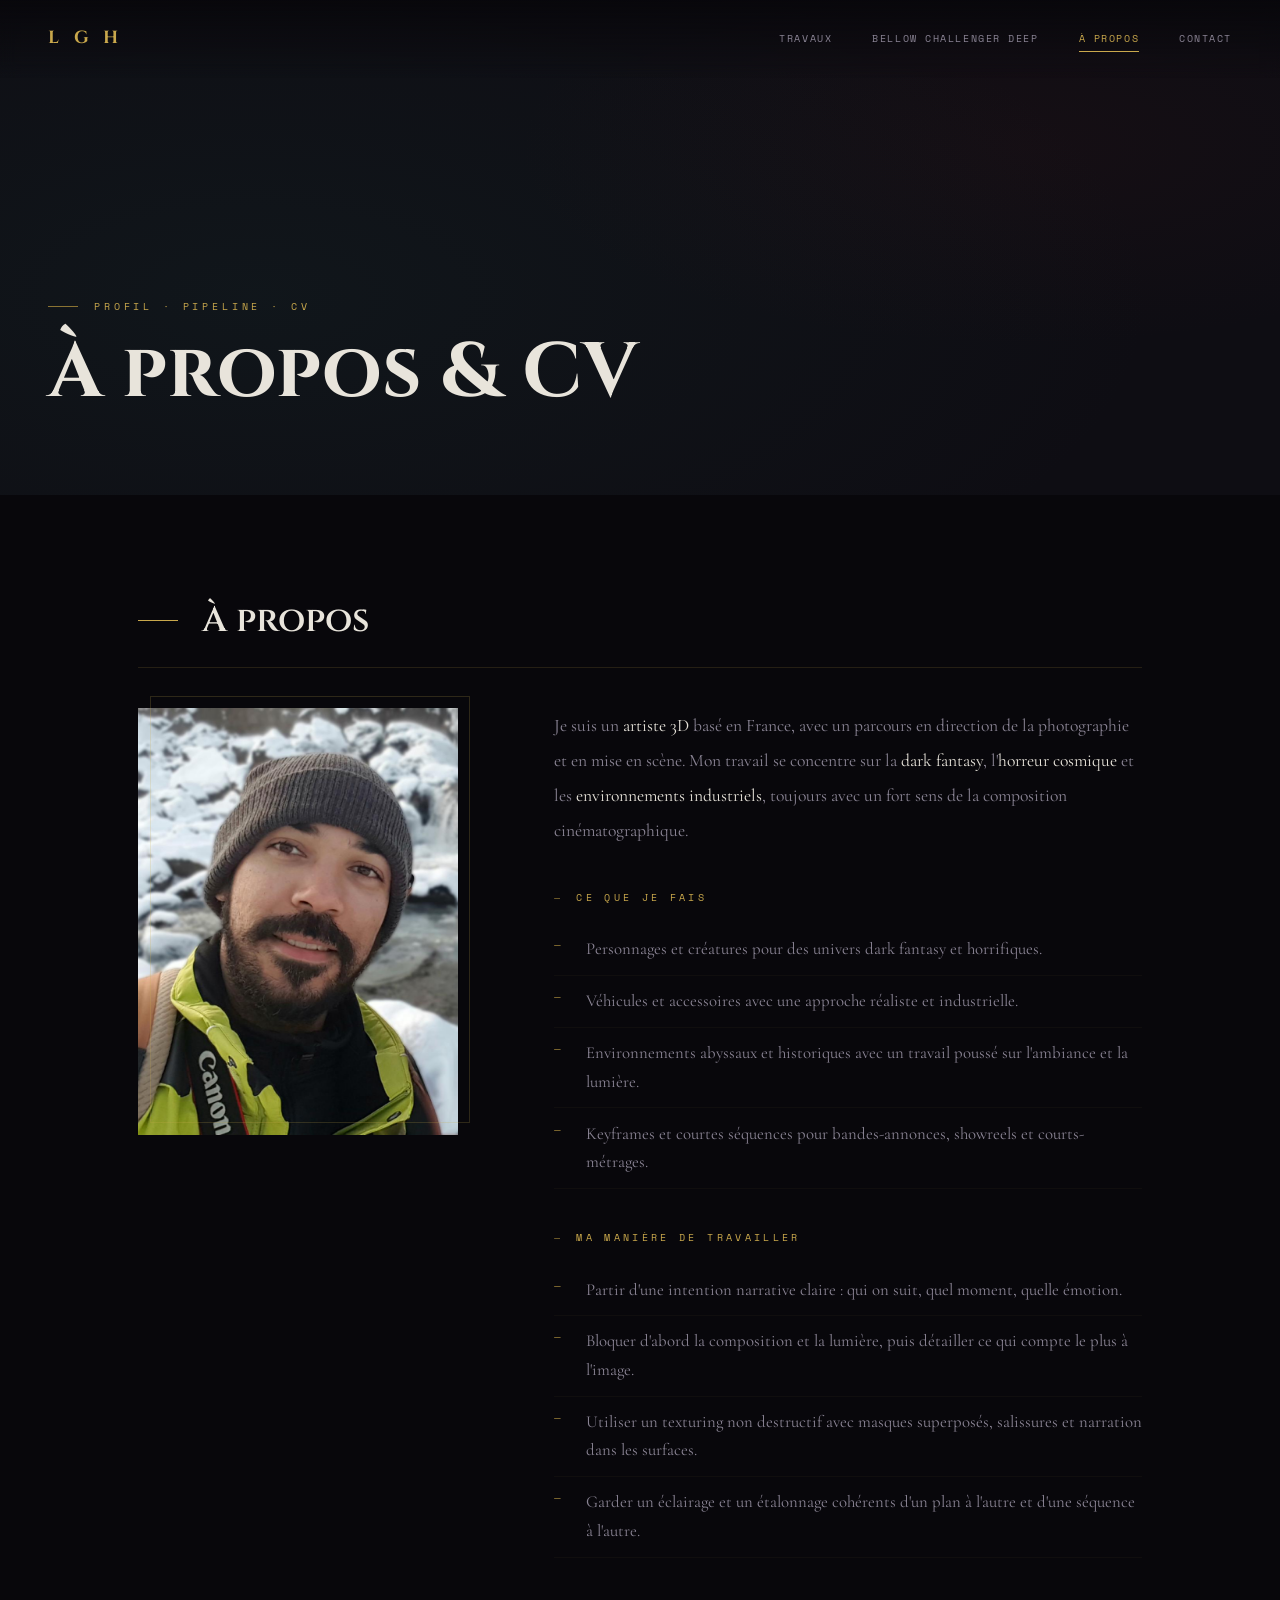
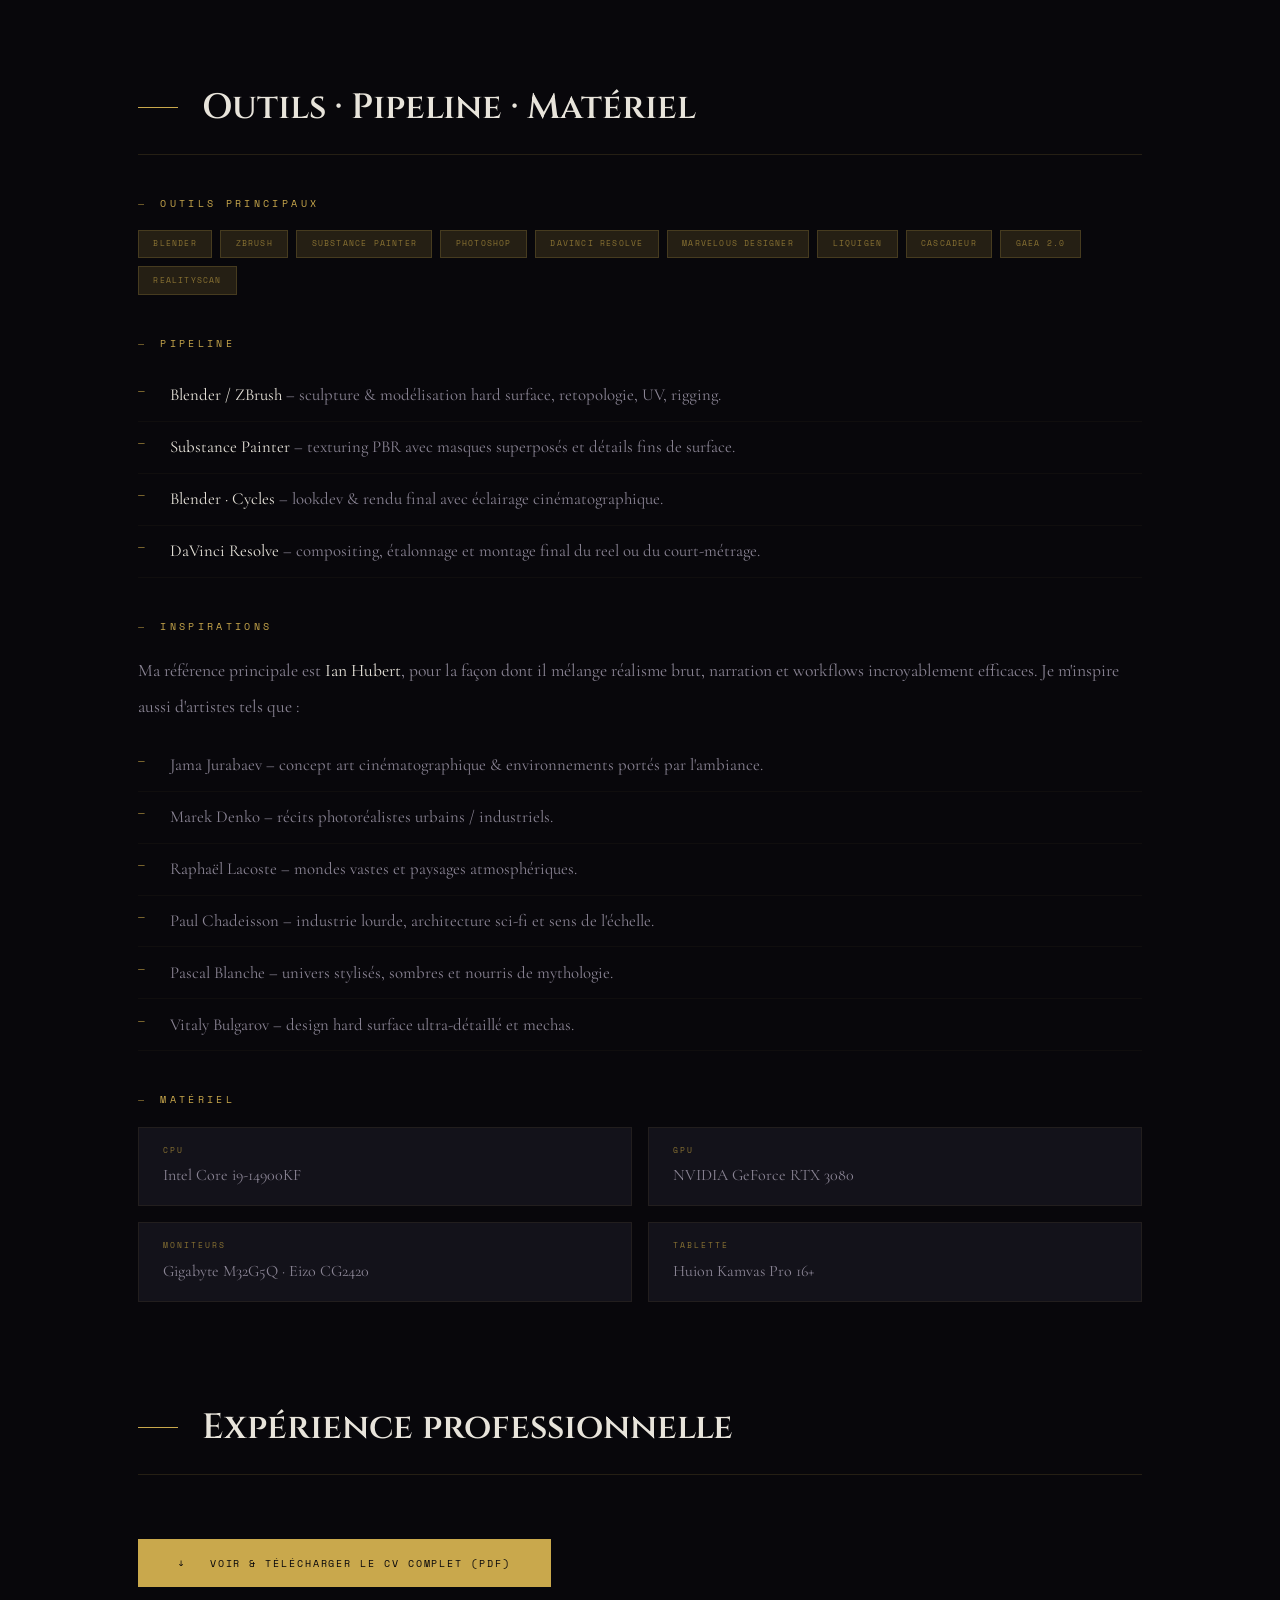
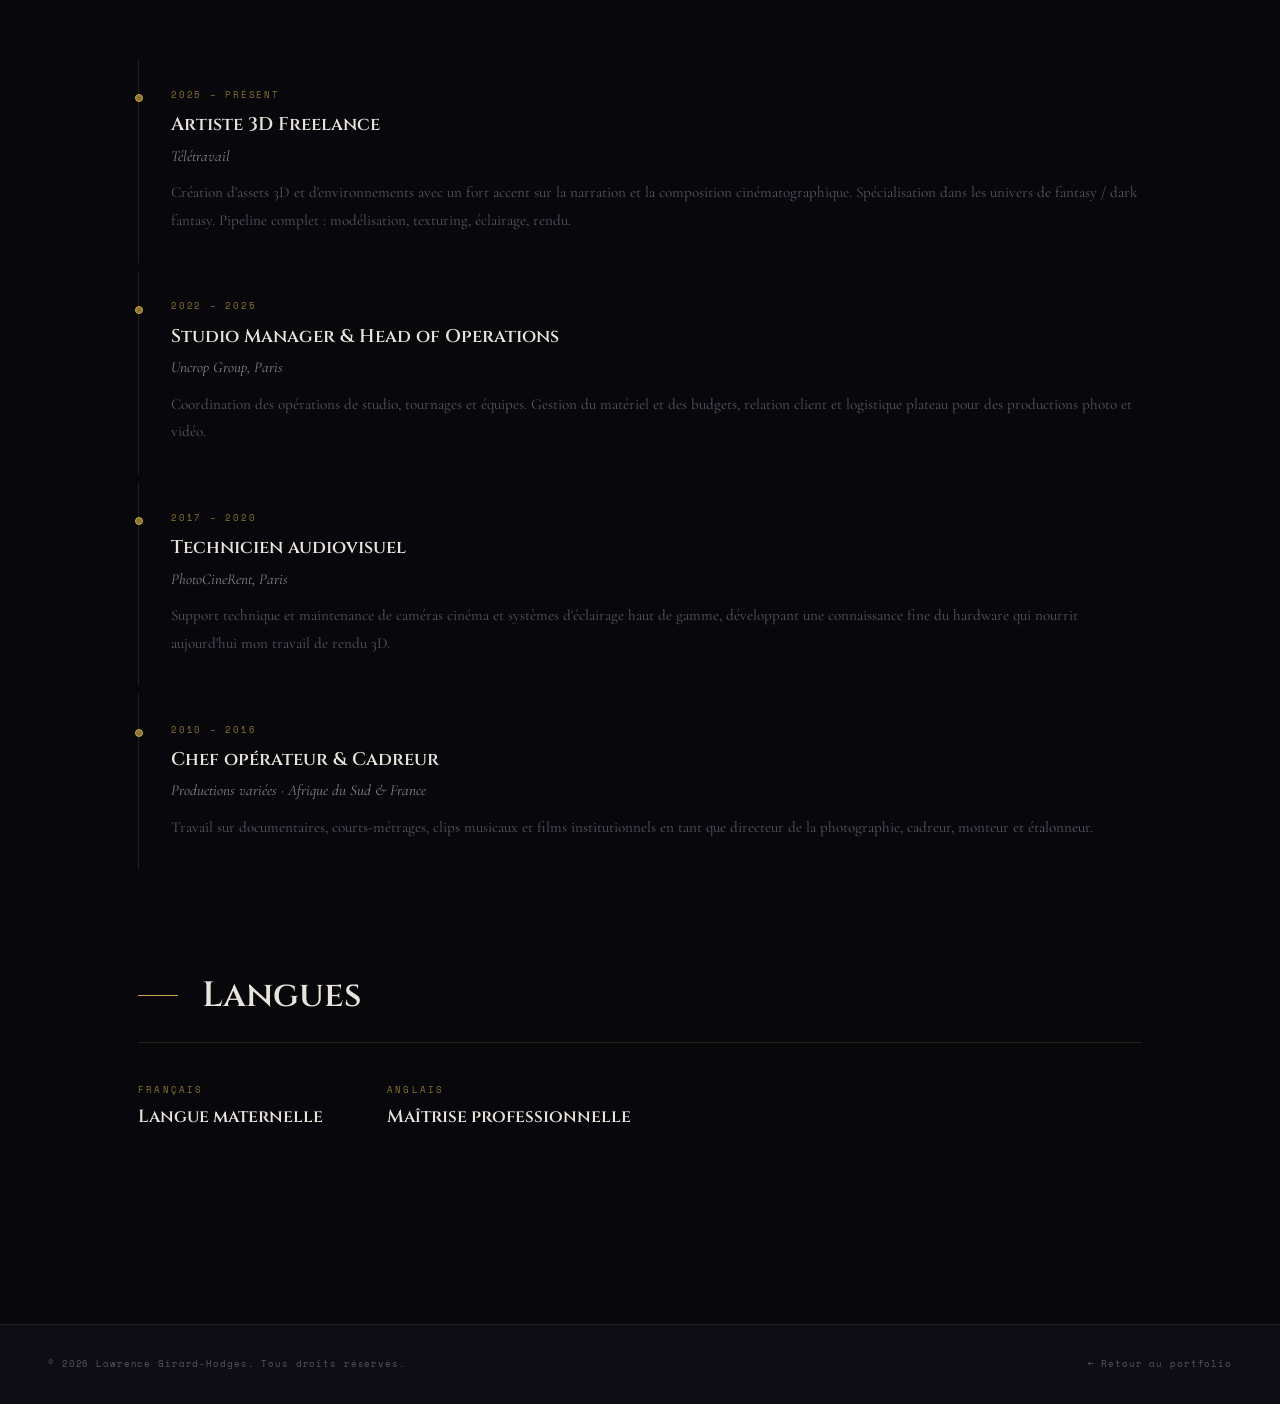
<file: about.html>
<!DOCTYPE html>
<html lang="fr">
<head>
<meta charset="UTF-8">
<meta name="viewport" content="width=device-width, initial-scale=1.0">
<meta name="description" content="À propos, outils, pipeline et CV de Lawrence Girard-Hodges – Artiste 3D & Directeur de la photographie, spécialisé en dark fantasy, horreur cosmique et environnements industriels.">
<title>À propos & CV — Lawrence Girard-Hodges</title>
<link rel="icon" href="assets/images/ui/favicon.png">
<link href="https://fonts.googleapis.com/css2?family=Cinzel:wght@400;600;700;900&family=Cormorant+Garamond:ital,wght@0,300;0,400;0,600;1,300;1,400&family=Space+Mono:wght@400;700&display=swap" rel="stylesheet">
<link rel="stylesheet" href="assets/css/style.css">
<style>
/* ─── HERO PAGE ─── */
.page-hero {
  min-height: 55vh; display: flex; align-items: flex-end;
  padding: 10rem 3rem 5rem; position: relative; overflow: hidden;
  background: var(--bg-surface);
}
.page-hero::before {
  content: ''; position: absolute; inset: 0;
  background:
    radial-gradient(ellipse 70% 80% at 20% 60%, rgba(26,58,58,0.2), transparent),
    radial-gradient(ellipse 40% 40% at 80% 30%, rgba(107,32,32,0.08), transparent);
}
.page-hero-inner { position: relative; z-index: 2; max-width: 800px; }
.page-hero h1 {
  font-family: var(--font-display);
  font-size: clamp(3rem, 6vw, 5rem);
  font-weight: 700; line-height: 1.1;
}

/* ─── CORPS ─── */
.about-body { max-width: 1100px; margin: 0 auto; padding: 6rem 3rem; }

.about-block { margin-bottom: 6rem; }
.block-title {
  font-family: var(--font-display); font-size: clamp(1.6rem, 3vw, 2.2rem);
  font-weight: 600; margin-bottom: 2.5rem;
  padding-bottom: 1rem; border-bottom: 1px solid rgba(201,168,76,0.15);
  display: flex; align-items: center; gap: 1.5rem;
}
.block-title::before { content: ''; width: 40px; height: 1px; background: var(--accent); }

/* Portrait + texte intro */
.about-intro-grid {
  display: grid; grid-template-columns: 320px 1fr;
  gap: 6rem; align-items: start;
}
.about-portrait-wrap { position: relative; }
.about-portrait-wrap img {
  width: 100%; display: block; aspect-ratio: 3/4; object-fit: cover;
}
.about-portrait-wrap::before {
  content: ''; position: absolute;
  inset: -12px -12px 12px 12px;
  border: 1px solid rgba(201,168,76,0.2);
  pointer-events: none;
}
.about-text-block p {
  font-family: var(--font-body); font-size: 1.1rem;
  color: var(--text-secondary); line-height: 2; margin-bottom: 1.5rem;
}
.about-text-block strong { color: var(--text-primary); font-weight: 400; }

/* Sous-titre de section interne */
.sub-label {
  font-family: var(--font-mono); font-size: 0.6rem; letter-spacing: 0.35em;
  text-transform: uppercase; color: var(--accent);
  margin: 2.5rem 0 1.2rem;
  display: flex; align-items: center; gap: 0.8rem;
}
.sub-label::before { content: '—'; color: var(--accent-dim); }

/* Listes */
.about-ul {
  list-style: none; padding: 0; margin: 0 0 1.5rem;
}
.about-ul li {
  font-family: var(--font-body); font-size: 1.05rem;
  color: var(--text-secondary); padding: 0.7rem 0 0.7rem 2rem;
  position: relative; line-height: 1.7;
  border-bottom: 1px solid rgba(201,168,76,0.04);
}
.about-ul li::before {
  content: '—'; position: absolute; left: 0;
  color: var(--accent-dim); font-family: var(--font-mono); font-size: 0.7rem;
}
.about-ul strong { color: var(--text-primary); font-weight: 400; }

/* Tags outils */
.tools-tags { display: flex; flex-wrap: wrap; gap: 0.5rem; margin-top: 0.8rem; }
.tool-tag {
  font-family: var(--font-mono); font-size: 0.5rem; letter-spacing: 0.15em;
  padding: 0.4rem 0.9rem; background: var(--accent-glow);
  border: 1px solid rgba(201,168,76,0.2); color: var(--accent-dim);
  text-transform: uppercase;
}

/* Matériel */
.hardware-grid {
  display: grid; grid-template-columns: repeat(2, 1fr);
  gap: 1rem; margin-top: 1rem;
}
.hw-card {
  background: var(--bg-card); border: 1px solid rgba(201,168,76,0.08);
  padding: 1rem 1.5rem;
}
.hw-label {
  font-family: var(--font-mono); font-size: 0.5rem; letter-spacing: 0.25em;
  color: var(--accent-dim); text-transform: uppercase; margin-bottom: 0.3rem;
}
.hw-value { font-family: var(--font-body); font-size: 1rem; color: var(--text-secondary); }

/* Timeline expérience */
.exp-timeline { margin-top: 1.5rem; }
.exp-entry {
  padding: 1.8rem 0 1.8rem 2rem;
  border-left: 1px solid rgba(201,168,76,0.15);
  position: relative; margin-bottom: 0.5rem;
}
.exp-entry::before {
  content: ''; position: absolute; left: -4.5px; top: 2.2rem;
  width: 8px; height: 8px; border-radius: 50%;
  background: var(--accent-dim); border: 1px solid var(--accent);
}
.exp-date {
  font-family: var(--font-mono); font-size: 0.55rem; letter-spacing: 0.2em;
  color: var(--accent-dim); text-transform: uppercase;
}
.exp-role {
  font-family: var(--font-display); font-size: 1.15rem;
  font-weight: 600; margin: 0.4rem 0 0.2rem;
}
.exp-place {
  font-family: var(--font-body); color: var(--text-secondary);
  font-size: 0.95rem; font-style: italic; margin-bottom: 0.6rem;
}
.exp-desc {
  font-family: var(--font-body); color: var(--text-muted);
  font-size: 0.95rem; line-height: 1.8;
}

/* Download CV */
.cv-dl {
  display: inline-flex; align-items: center; gap: 1rem;
  font-family: var(--font-mono); font-size: 0.6rem; letter-spacing: 0.2em;
  text-transform: uppercase; color: var(--bg-deep);
  background: var(--accent); padding: 1rem 2.5rem;
  text-decoration: none; transition: background 0.3s; margin: 1.5rem 0 3rem;
}
.cv-dl:hover { background: #e0bc5a; }

/* Langues */
.langues-grid { display: flex; gap: 4rem; flex-wrap: wrap; margin-top: 1rem; }
.lang-item { }
.lang-name {
  font-family: var(--font-mono); font-size: 0.55rem; letter-spacing: 0.25em;
  color: var(--accent-dim); text-transform: uppercase; margin-bottom: 0.3rem;
}
.lang-level { font-family: var(--font-display); font-size: 1.1rem; font-weight: 600; }

@media (max-width: 900px) {
  .about-intro-grid { grid-template-columns: 1fr; gap: 3rem; }
  .about-portrait-wrap { max-width: 300px; }
  .hardware-grid { grid-template-columns: 1fr; }
  .about-body { padding: 4rem 1.5rem; }
}
</style>
</head>
<body>

<nav id="mainNav">
  <a href="index.html" class="nav-logo">L G H</a>
  <div class="nav-links" id="navLinks">
    <a href="index.html#works">Travaux</a>
    <a href="projet/bellow-challenger-deep.html">Bellow Challenger Deep</a>
    <a href="about.html" class="active">À propos</a>
    <a href="index.html#contact">Contact</a>
  </div>
  <button class="nav-burger" id="navBurger" aria-label="Menu" aria-expanded="false">
    <span></span><span></span><span></span>
  </button>
</nav>

<!-- HERO -->
<div class="page-hero">
  <div class="page-hero-inner reveal">
    <div class="section-label">Profil · Pipeline · CV</div>
    <h1>À propos &amp; CV</h1>
  </div>
</div>

<div class="about-body">

  <!-- ─── À PROPOS ─── -->
  <div class="about-block reveal">
    <h2 class="block-title">À propos</h2>
    <div class="about-intro-grid">
      <div class="about-portrait-wrap">
        <img src="assets/images/portrait/portraitlawrence.jpg"
             alt="Portrait de Lawrence Girard-Hodges">
      </div>
      <div class="about-text-block">
        <p>
          Je suis un <strong>artiste 3D</strong> basé en France, avec un parcours en direction
          de la photographie et en mise en scène. Mon travail se concentre sur la <strong>dark fantasy</strong>,
          l'<strong>horreur cosmique</strong> et les <strong>environnements industriels</strong>,
          toujours avec un fort sens de la composition cinématographique.
        </p>
        <div class="sub-label">Ce que je fais</div>
        <ul class="about-ul">
          <li>Personnages et créatures pour des univers dark fantasy et horrifiques.</li>
          <li>Véhicules et accessoires avec une approche réaliste et industrielle.</li>
          <li>Environnements abyssaux et historiques avec un travail poussé sur l'ambiance et la lumière.</li>
          <li>Keyframes et courtes séquences pour bandes-annonces, showreels et courts-métrages.</li>
        </ul>
        <div class="sub-label">Ma manière de travailler</div>
        <ul class="about-ul">
          <li>Partir d'une intention narrative claire : qui on suit, quel moment, quelle émotion.</li>
          <li>Bloquer d'abord la composition et la lumière, puis détailler ce qui compte le plus à l'image.</li>
          <li>Utiliser un texturing non destructif avec masques superposés, salissures et narration dans les surfaces.</li>
          <li>Garder un éclairage et un étalonnage cohérents d'un plan à l'autre et d'une séquence à l'autre.</li>
        </ul>
      </div>
    </div>
  </div>

  <!-- ─── OUTILS & PIPELINE ─── -->
  <div class="about-block reveal">
    <h2 class="block-title">Outils · Pipeline · Matériel</h2>

    <div class="sub-label">Outils principaux</div>
    <div class="tools-tags">
      <span class="tool-tag">Blender</span>
      <span class="tool-tag">ZBrush</span>
      <span class="tool-tag">Substance Painter</span>
      <span class="tool-tag">Photoshop</span>
      <span class="tool-tag">DaVinci Resolve</span>
      <span class="tool-tag">Marvelous Designer</span>
      <span class="tool-tag">LiquiGen</span>
      <span class="tool-tag">Cascadeur</span>
      <span class="tool-tag">Gaea 2.0</span>
      <span class="tool-tag">RealityScan</span>
    </div>

    <div class="sub-label" style="margin-top:2.5rem">Pipeline</div>
    <ul class="about-ul">
      <li><strong>Blender / ZBrush</strong> – sculpture &amp; modélisation hard surface, retopologie, UV, rigging.</li>
      <li><strong>Substance Painter</strong> – texturing PBR avec masques superposés et détails fins de surface.</li>
      <li><strong>Blender · Cycles</strong> – lookdev &amp; rendu final avec éclairage cinématographique.</li>
      <li><strong>DaVinci Resolve</strong> – compositing, étalonnage et montage final du reel ou du court-métrage.</li>
    </ul>

    <div class="sub-label" style="margin-top:2.5rem">Inspirations</div>
    <p style="font-family:var(--font-body);font-size:1.1rem;color:var(--text-secondary);line-height:2;margin-bottom:1rem">
      Ma référence principale est <strong style="color:var(--text-primary);font-weight:400">Ian Hubert</strong>,
      pour la façon dont il mélange réalisme brut, narration et workflows incroyablement efficaces.
      Je m'inspire aussi d'artistes tels que :
    </p>
    <ul class="about-ul">
      <li>Jama Jurabaev – concept art cinématographique &amp; environnements portés par l'ambiance.</li>
      <li>Marek Denko – récits photoréalistes urbains / industriels.</li>
      <li>Raphaël Lacoste – mondes vastes et paysages atmosphériques.</li>
      <li>Paul Chadeisson – industrie lourde, architecture sci-fi et sens de l'échelle.</li>
      <li>Pascal Blanche – univers stylisés, sombres et nourris de mythologie.</li>
      <li>Vitaly Bulgarov – design hard surface ultra-détaillé et mechas.</li>
    </ul>

    <div class="sub-label" style="margin-top:2.5rem">Matériel</div>
    <div class="hardware-grid">
      <div class="hw-card">
        <div class="hw-label">CPU</div>
        <div class="hw-value">Intel Core i9-14900KF</div>
      </div>
      <div class="hw-card">
        <div class="hw-label">GPU</div>
        <div class="hw-value">NVIDIA GeForce RTX 3080</div>
      </div>
      <div class="hw-card">
        <div class="hw-label">Moniteurs</div>
        <div class="hw-value">Gigabyte M32G5Q · Eizo CG2420</div>
      </div>
      <div class="hw-card">
        <div class="hw-label">Tablette</div>
        <div class="hw-value">Huion Kamvas Pro 16+</div>
      </div>
    </div>
  </div>

  <!-- ─── EXPÉRIENCE ─── -->
  <div class="about-block reveal">
    <h2 class="block-title">Expérience professionnelle</h2>
    <a href="docs/CV_Lawrence_Girard_Hodges_3D_Artist.pdf"
       class="cv-dl" target="_blank" rel="noopener" download>
      ↓ &nbsp; Voir &amp; télécharger le CV complet (PDF)
    </a>
    <div class="exp-timeline">
      <div class="exp-entry">
        <div class="exp-date">2025 – Présent</div>
        <div class="exp-role">Artiste 3D Freelance</div>
        <div class="exp-place">Télétravail</div>
        <div class="exp-desc">
          Création d'assets 3D et d'environnements avec un fort accent sur la narration et la
          composition cinématographique. Spécialisation dans les univers de fantasy / dark fantasy.
          Pipeline complet : modélisation, texturing, éclairage, rendu.
        </div>
      </div>
      <div class="exp-entry">
        <div class="exp-date">2022 – 2025</div>
        <div class="exp-role">Studio Manager &amp; Head of Operations</div>
        <div class="exp-place">Uncrop Group, Paris</div>
        <div class="exp-desc">
          Coordination des opérations de studio, tournages et équipes. Gestion du matériel
          et des budgets, relation client et logistique plateau pour des productions photo et vidéo.
        </div>
      </div>
      <div class="exp-entry">
        <div class="exp-date">2017 – 2020</div>
        <div class="exp-role">Technicien audiovisuel</div>
        <div class="exp-place">PhotoCineRent, Paris</div>
        <div class="exp-desc">
          Support technique et maintenance de caméras cinéma et systèmes d'éclairage haut de gamme,
          développant une connaissance fine du hardware qui nourrit aujourd'hui mon travail de rendu 3D.
        </div>
      </div>
      <div class="exp-entry">
        <div class="exp-date">2010 – 2016</div>
        <div class="exp-role">Chef opérateur &amp; Cadreur</div>
        <div class="exp-place">Productions variées · Afrique du Sud &amp; France</div>
        <div class="exp-desc">
          Travail sur documentaires, courts-métrages, clips musicaux et films institutionnels
          en tant que directeur de la photographie, cadreur, monteur et étalonneur.
        </div>
      </div>
    </div>
  </div>

  <!-- ─── LANGUES ─── -->
  <div class="about-block reveal">
    <h2 class="block-title">Langues</h2>
    <div class="langues-grid">
      <div class="lang-item">
        <div class="lang-name">Français</div>
        <div class="lang-level">Langue maternelle</div>
      </div>
      <div class="lang-item">
        <div class="lang-name">Anglais</div>
        <div class="lang-level">Maîtrise professionnelle</div>
      </div>
    </div>
  </div>

</div><!-- /about-body -->

<footer>
  <span>© 2026 Lawrence Girard-Hodges. Tous droits réservés.</span>
  <a href="index.html">← Retour au portfolio</a>
</footer>

<script src="assets/js/main.js"></script>
</body>
</html>
</file>
<file: assets/css/style.css>
/* ════════════════════════════════════════════════════════
   LAWRENCE GIRARD-HODGES — Portfolio CSS
   ════════════════════════════════════════════════════════ */

*, *::before, *::after { margin: 0; padding: 0; box-sizing: border-box; }

/* ─── Reset liens — supprime le violet/souligné du navigateur ─── */
a { color: inherit; text-decoration: none; }
a:visited { color: inherit; }

/* ─── Fix liseret blanc sous les images (baseline gap) ─── */
img { display: block; vertical-align: bottom; }
figure { margin: 0; font-size: 0; line-height: 0; }
figure img { display: block; width: 100%; height: 100%; object-fit: cover; }

:root {
  --bg-deep: #08070b;
  --bg-surface: #0e0d13;
  --bg-card: #13121a;
  --bg-elevated: #1a1924;
  --text-primary: #e8e4db;
  --text-secondary: #8a8494;
  --text-muted: #5a5565;
  --accent: #c9a84c;
  --accent-dim: #8a7333;
  --accent-glow: rgba(201, 168, 76, 0.15);
  --red-dark: #6b2020;
  --teal-deep: #1a3a3a;
  --font-display: 'Cinzel', serif;
  --font-body: 'Cormorant Garamond', serif;
  --font-mono: 'Space Mono', monospace;
  --transition: all 0.3s ease;
}

html { scroll-behavior: smooth; }

body {
  background: var(--bg-deep);
  color: var(--text-primary);
  font-family: var(--font-body);
  font-size: 18px;
  line-height: 1.7;
  overflow-x: hidden;
}

/* ═══ NAVIGATION ═══ */
nav {
  position: fixed; top: 0; left: 0; right: 0; z-index: 1000;
  padding: 1.5rem 3rem;
  display: flex; justify-content: space-between; align-items: center;
  background: linear-gradient(to bottom, rgba(8,7,11,0.95), transparent);
  backdrop-filter: blur(8px);
  transition: var(--transition);
}
nav.scrolled {
  padding: 1rem 3rem;
  background: rgba(8,7,11,0.97);
  border-bottom: 1px solid rgba(201,168,76,0.1);
}
.nav-logo {
  font-family: var(--font-display);
  font-size: 1.1rem; font-weight: 700;
  letter-spacing: 0.3em; color: var(--accent);
  text-decoration: none;
}
.nav-links { display: flex; gap: 2.5rem; align-items: center; }
.nav-links a {
  font-family: var(--font-mono);
  font-size: 0.65rem; letter-spacing: 0.15em;
  text-transform: uppercase; color: var(--text-secondary);
  text-decoration: none; position: relative;
  transition: color 0.3s;
}
.nav-links a:hover { color: var(--text-primary); }
.nav-links a.active { color: var(--accent); }
.nav-links a::after {
  content: ''; position: absolute;
  bottom: -4px; left: 0; width: 0; height: 1px;
  background: var(--accent);
  transition: width 0.3s ease;
}
.nav-links a:hover::after, .nav-links a.active::after { width: 100%; }
.nav-lang {
  display: flex; align-items: center; gap: 0.4rem;
  font-family: var(--font-mono); font-size: 0.6rem;
  padding: 0.3rem 0.8rem; border: 1px solid var(--text-muted);
  color: var(--text-muted); cursor: pointer;
  transition: var(--transition); background: none;
}
.nav-lang img { width: 14px; height: 10px; object-fit: cover; }
.nav-lang:hover { border-color: var(--accent); color: var(--accent); }
.nav-burger { display: none; flex-direction: column; gap: 5px; cursor: pointer; background: none; border: none; padding: 4px; }
.nav-burger span { display: block; width: 24px; height: 1px; background: var(--text-secondary); transition: var(--transition); }

/* ═══ SECTIONS COMMUNES ═══ */
section { padding: 8rem 3rem; position: relative; }
.container { max-width: 1200px; margin: 0 auto; }

.section-label {
  font-family: var(--font-mono);
  font-size: 0.6rem; letter-spacing: 0.4em;
  text-transform: uppercase; color: var(--accent);
  margin-bottom: 1rem;
  display: flex; align-items: center; gap: 1rem;
}
.section-label::before { content: ''; width: 30px; height: 1px; background: var(--accent-dim); }
.section-title {
  font-family: var(--font-display);
  font-size: clamp(2rem, 4vw, 3.2rem);
  font-weight: 700; letter-spacing: 0.03em;
  line-height: 1.2; margin-bottom: 1.5rem;
}
.section-desc { max-width: 550px; color: var(--text-secondary); font-size: 1.1rem; font-weight: 300; }

/* ═══ HERO ═══ */
.hero {
  min-height: 100vh;
  display: flex; flex-direction: column;
  justify-content: center; align-items: center;
  text-align: center;
  position: relative; overflow: hidden;
}
.hero::before {
  content: ''; position: absolute; inset: 0;
  background:
    radial-gradient(ellipse 80% 60% at 50% 40%, rgba(26,58,58,0.25), transparent),
    radial-gradient(ellipse 40% 30% at 70% 60%, rgba(107,32,32,0.12), transparent);
  animation: heroGlow 8s ease-in-out infinite alternate;
}
@keyframes heroGlow { 0% { opacity: 0.6; } 100% { opacity: 1; } }
.hero-noise {
  position: absolute; inset: 0;
  background: url("data:image/svg+xml,%3Csvg viewBox='0 0 256 256' xmlns='http://www.w3.org/2000/svg'%3E%3Cfilter id='n'%3E%3CfeTurbulence type='fractalNoise' baseFrequency='0.9' numOctaves='4' stitchTiles='stitch'/%3E%3C/filter%3E%3Crect width='100%25' height='100%25' filter='url(%23n)' opacity='0.03'/%3E%3C/svg%3E");
  pointer-events: none;
}
.hero-line {
  position: absolute; top: 20%; left: 50%;
  width: 1px; height: 15vh;
  background: linear-gradient(to bottom, transparent, var(--accent-dim), transparent);
  animation: linePulse 3s ease-in-out infinite;
}
@keyframes linePulse {
  0%, 100% { opacity: 0.3; transform: translateX(-50%) scaleY(0.8); }
  50% { opacity: 0.7; transform: translateX(-50%) scaleY(1); }
}
.hero-content { position: relative; z-index: 2; padding: 0 1rem; }
.hero-subtitle {
  font-family: var(--font-mono);
  font-size: 0.65rem; letter-spacing: 0.4em;
  text-transform: uppercase; color: var(--accent);
  margin-bottom: 2rem;
  opacity: 0; animation: fadeUp 1s 0.3s forwards;
}
.hero-title {
  font-family: var(--font-display);
  font-size: clamp(2.5rem, 6vw, 5rem);
  font-weight: 900; line-height: 1.1;
  letter-spacing: 0.05em;
  margin-bottom: 1.5rem;
  opacity: 0; animation: fadeUp 1s 0.6s forwards;
}
.hero-title span {
  display: block;
  background: linear-gradient(135deg, var(--text-primary) 0%, var(--accent) 50%, var(--text-primary) 100%);
  background-size: 200% auto;
  -webkit-background-clip: text; -webkit-text-fill-color: transparent;
  background-clip: text;
  animation: shimmer 4s ease-in-out infinite;
}
@keyframes shimmer { 0%, 100% { background-position: 0% center; } 50% { background-position: 200% center; } }
.hero-tagline {
  font-family: var(--font-body);
  font-size: 1.3rem; font-weight: 300;
  font-style: italic; color: var(--text-secondary);
  margin-bottom: 3rem;
  opacity: 0; animation: fadeUp 1s 0.9s forwards;
}
.hero-tags {
  display: flex; gap: 1rem; justify-content: center; flex-wrap: wrap;
  opacity: 0; animation: fadeUp 1s 1.2s forwards;
}
.hero-tag {
  font-family: var(--font-mono);
  font-size: 0.55rem; letter-spacing: 0.15em;
  text-transform: uppercase;
  padding: 0.4rem 1rem;
  border: 1px solid var(--text-muted);
  color: var(--text-muted);
  cursor: default;
  pointer-events: none;
}
.hero-scroll {
  position: absolute; bottom: 3rem; left: 50%;
  transform: translateX(-50%);
  display: flex; flex-direction: column; align-items: center; gap: 0.5rem;
  opacity: 0; animation: fadeUp 1s 1.5s forwards;
}
.hero-scroll span {
  font-family: var(--font-mono); font-size: 0.55rem;
  letter-spacing: 0.2em; color: var(--text-muted);
  writing-mode: vertical-lr;
}
.hero-scroll-line {
  width: 1px; height: 40px;
  background: var(--accent-dim);
  animation: scrollLine 2s ease-in-out infinite;
}
@keyframes scrollLine {
  0% { transform: scaleY(0); transform-origin: top; }
  50% { transform: scaleY(1); transform-origin: top; }
  51% { transform-origin: bottom; }
  100% { transform: scaleY(0); transform-origin: bottom; }
}
@keyframes fadeUp {
  from { opacity: 0; transform: translateY(30px); }
  to { opacity: 1; transform: translateY(0); }
}

/* ═══ FEATURED PROJECT ═══ */
.featured { padding: 0 3rem 8rem; }
.featured-card {
  position: relative; border-radius: 2px; overflow: hidden;
  display: grid; grid-template-columns: 1fr 1fr;
  background: var(--bg-card);
  border: 1px solid rgba(201,168,76,0.08);
  transition: border-color 0.4s;
  color: var(--text-primary);
  text-decoration: none;
}
.featured-card:hover { border-color: rgba(201,168,76,0.2); }
.featured-img { position: relative; overflow: hidden; min-height: 500px; font-size: 0; line-height: 0; }
.featured-img img { width: 100%; height: 100%; object-fit: cover; transition: transform 0.6s ease; display: block; }
.featured-card:hover .featured-img img { transform: scale(1.03); }
.featured-img::after {
  content: ''; position: absolute; inset: 0;
  background: linear-gradient(to right, transparent 60%, var(--bg-card));
}
.featured-info {
  padding: 4rem;
  display: flex; flex-direction: column; justify-content: center;
  background: var(--bg-card);
}
.featured-badge {
  display: inline-block;
  font-family: var(--font-mono); font-size: 0.5rem; letter-spacing: 0.3em;
  text-transform: uppercase; color: var(--accent);
  border: 1px solid var(--accent-dim);
  padding: 0.3rem 0.8rem; margin-bottom: 1.5rem;
}
.featured-name {
  font-family: var(--font-display);
  font-size: clamp(1.8rem, 3vw, 2.8rem);
  font-weight: 700; line-height: 1.2;
  margin-bottom: 1.5rem;
}
.featured-desc { color: var(--text-secondary); font-size: 1rem; margin-bottom: 2rem; line-height: 1.8; }
.featured-tags { display: flex; flex-wrap: wrap; gap: 0.5rem; margin-bottom: 2.5rem; }
.featured-tags span {
  font-family: var(--font-mono); font-size: 0.5rem; letter-spacing: 0.15em;
  padding: 0.3rem 0.8rem; background: var(--accent-glow);
  border: 1px solid rgba(201,168,76,0.25); color: var(--accent-dim);
  text-transform: uppercase;
}
.btn-view {
  display: inline-block;
  font-family: var(--font-mono); font-size: 0.6rem; letter-spacing: 0.2em;
  text-transform: uppercase; color: var(--text-primary);
  border: 1px solid var(--text-muted);
  padding: 0.8rem 2rem; text-decoration: none;
  transition: var(--transition); align-self: flex-start;
}
.btn-view:hover { border-color: var(--accent); color: var(--accent); }

/* ═══ WORKS GRID ═══ */
.works { background: var(--bg-surface); }
.works-filters { display: flex; gap: 1rem; flex-wrap: wrap; margin: 3rem 0 2rem; }
.filter-btn {
  font-family: var(--font-mono); font-size: 0.55rem; letter-spacing: 0.15em;
  text-transform: uppercase; color: var(--text-muted);
  background: none; border: 1px solid transparent;
  padding: 0.5rem 1.2rem; cursor: pointer;
  transition: var(--transition);
}
.filter-btn:hover, .filter-btn.active { color: var(--accent); border-color: rgba(201,168,76,0.3); }
.works-grid {
  display: grid;
  grid-template-columns: repeat(3, 1fr);
  gap: 3px;
}
.work-item {
  position: relative; overflow: hidden;
  aspect-ratio: 4/3; cursor: pointer;
  font-size: 0; line-height: 0;
}
.work-item img { width: 100%; height: 100%; object-fit: cover; transition: transform 0.5s ease; display: block; }
.work-item:hover img { transform: scale(1.05); }
.work-overlay {
  position: absolute; inset: 0;
  background: linear-gradient(to top, rgba(8,7,11,0.9) 0%, transparent 60%);
  opacity: 0; transition: opacity 0.3s;
  display: flex; flex-direction: column;
  justify-content: flex-end; padding: 1.5rem;
}
.work-item:hover .work-overlay { opacity: 1; }
.work-overlay span {
  font-family: var(--font-mono); font-size: 0.5rem; letter-spacing: 0.2em;
  text-transform: uppercase; color: var(--accent); margin-bottom: 0.3rem;
}
.work-overlay h4 { font-family: var(--font-display); font-size: 1rem; font-weight: 600; }

/* ═══ ABOUT ═══ */
.about {
  max-width: 1200px; margin: 0 auto;
  display: grid; grid-template-columns: 1fr 1fr; gap: 6rem; align-items: center;
}
.about-portrait { position: relative; }
.about-portrait img {
  width: 100%; aspect-ratio: 3/4; object-fit: cover; display: block;
}
.about-portrait::before {
  content: ''; position: absolute;
  inset: -12px -12px 12px 12px;
  border: 1px solid rgba(201,168,76,0.2);
  pointer-events: none;
}
.about-text h3 {
  font-family: var(--font-display);
  font-size: clamp(1.8rem, 3vw, 2.5rem);
  font-weight: 600; margin-bottom: 1.5rem;
}
.about-text p { color: var(--text-secondary); margin-bottom: 1.5rem; font-size: 1.1rem; }
.about-text strong { color: var(--text-primary); }
.tools-grid {
  display: grid; grid-template-columns: repeat(4, 1fr);
  gap: 1rem; margin-top: 2.5rem;
}
.tool {
  display: flex; flex-direction: column; align-items: center; gap: 0.5rem;
  padding: 1rem 0.5rem; background: var(--bg-card);
  border: 1px solid rgba(201,168,76,0.06);
  transition: border-color 0.3s;
  font-size: 0; line-height: 0;
}
.tool span { font-size: 0.5rem; line-height: 1.2; }
.tool:hover { border-color: rgba(201,168,76,0.2); }
.tool img { width: 32px; height: 32px; object-fit: contain; filter: brightness(0.8); transition: filter 0.3s; display: block; margin: 0 auto; }
.tool:hover img { filter: brightness(1); }
.tool span { font-family: var(--font-mono); font-size: 0.5rem; letter-spacing: 0.1em; color: var(--text-muted); text-transform: uppercase; }

/* ═══ CV ═══ */
.cv-section { background: var(--bg-surface); }
.cv-grid { display: grid; grid-template-columns: 1fr 1fr; gap: 4rem; margin-top: 4rem; }
.cv-column h3 {
  font-family: var(--font-display); font-size: 1.3rem; font-weight: 600;
  color: var(--accent); margin-bottom: 2rem;
  padding-bottom: 1rem; border-bottom: 1px solid rgba(201,168,76,0.15);
}
.cv-entry {
  padding: 1.5rem 0 1.5rem 1.5rem;
  border-left: 1px solid rgba(201,168,76,0.15);
  margin-bottom: 1.5rem; position: relative;
}
.cv-entry::before {
  content: ''; position: absolute; left: -4px; top: 1.8rem;
  width: 7px; height: 7px; border-radius: 50%;
  background: var(--accent-dim); border: 1px solid var(--accent);
}
.cv-date {
  font-family: var(--font-mono); font-size: 0.55rem; letter-spacing: 0.2em;
  color: var(--accent-dim); text-transform: uppercase;
}
.cv-role { font-family: var(--font-display); font-size: 1.1rem; margin: 0.3rem 0; }
.cv-place { font-family: var(--font-body); color: var(--text-secondary); font-size: 0.95rem; font-style: italic; }
.cv-download {
  display: inline-block; margin-top: 3rem;
  font-family: var(--font-mono); font-size: 0.6rem; letter-spacing: 0.2em;
  text-transform: uppercase; color: var(--accent);
  border: 1px solid var(--accent-dim);
  padding: 1rem 2.5rem; text-decoration: none;
  transition: var(--transition);
}
.cv-download:hover { background: var(--accent-glow); border-color: var(--accent); }

/* ═══ CONTACT ═══ */
.contact { text-align: center; }
.contact-title {
  font-family: var(--font-display);
  font-size: clamp(2.5rem, 5vw, 4rem);
  font-weight: 700; letter-spacing: 0.05em;
  margin-bottom: 1.5rem;
}
.contact-desc { color: var(--text-secondary); font-size: 1.2rem; max-width: 500px; margin: 0 auto 3rem; }
.contact-links { display: flex; justify-content: center; gap: 2rem; flex-wrap: wrap; margin-bottom: 2rem; }
.contact-link {
  font-family: var(--font-mono); font-size: 0.65rem; letter-spacing: 0.15em;
  text-transform: uppercase; color: var(--text-secondary);
  text-decoration: none; transition: color 0.3s;
}
.contact-link:hover { color: var(--accent); }
.contact-email {
  display: block;
  font-family: var(--font-body); font-size: 1.2rem; font-weight: 300;
  color: var(--text-muted); text-decoration: none;
  transition: color 0.3s; margin-top: 1rem;
}
.contact-email:hover { color: var(--accent); }

/* ═══ FOOTER ═══ */
footer {
  background: var(--bg-surface);
  border-top: 1px solid rgba(201,168,76,0.1);
  padding: 2rem 3rem;
  display: flex; justify-content: space-between; align-items: center;
  font-family: var(--font-mono); font-size: 0.55rem;
  letter-spacing: 0.1em; color: var(--text-muted);
}
footer a { color: var(--text-muted); text-decoration: none; transition: color 0.3s; }
footer a:hover { color: var(--accent); }

/* ═══ STATUS BADGE ═══ */
.status-badge {
  position: fixed; bottom: 2rem; right: 2rem; z-index: 90;
  display: flex; align-items: center; gap: 0.5rem;
  font-family: var(--font-mono); font-size: 0.5rem; letter-spacing: 0.15em;
  text-transform: uppercase; color: var(--text-muted);
  padding: 0.5rem 1rem;
  background: rgba(8,7,11,0.8); border: 1px solid rgba(201,168,76,0.1);
  backdrop-filter: blur(4px);
}
.status-dot {
  width: 6px; height: 6px; border-radius: 50%;
  background: #4caf50; animation: pulse 2s infinite;
}
@keyframes pulse { 0%, 100% { opacity: 1; } 50% { opacity: 0.4; } }

/* ═══ PAGE PROJET ═══ */
.project-hero {
  min-height: 70vh; position: relative; overflow: hidden;
  display: flex; align-items: flex-end;
}
.project-hero-img { position: absolute; inset: 0; font-size: 0; line-height: 0; }
.project-hero-img img { width: 100%; height: 100%; object-fit: cover; display: block; }
.project-hero-img::after {
  content: ''; position: absolute; inset: 0;
  background: linear-gradient(to top, var(--bg-deep) 0%, rgba(8,7,11,0.3) 60%, transparent);
}
.project-hero-content {
  position: relative; z-index: 2;
  padding: 6rem 3rem 4rem; width: 100%;
}
.project-breadcrumb {
  font-family: var(--font-mono); font-size: 0.55rem; letter-spacing: 0.2em;
  color: var(--text-muted); margin-bottom: 1rem;
}
.project-breadcrumb a { color: var(--text-muted); text-decoration: none; }
.project-breadcrumb a:hover { color: var(--accent); }
.project-title {
  font-family: var(--font-display);
  font-size: clamp(2.5rem, 5vw, 4.5rem);
  font-weight: 700; line-height: 1.1;
}
.project-gallery {
  display: grid; gap: 3px;
  grid-template-columns: repeat(2, 1fr);
}
.gallery-item { overflow: hidden; cursor: pointer; font-size: 0; line-height: 0; }
.gallery-item.wide { grid-column: span 2; }
.gallery-item img { width: 100%; height: 100%; object-fit: cover; display: block; transition: transform 0.5s; }
.gallery-item:hover img { transform: scale(1.03); }
.project-info {
  display: grid; grid-template-columns: 2fr 1fr; gap: 6rem;
  padding: 6rem 3rem;
}
.project-desc { font-size: 1.15rem; color: var(--text-secondary); line-height: 2; }
.project-meta { }
.project-meta-item { margin-bottom: 2rem; }
.project-meta-label {
  font-family: var(--font-mono); font-size: 0.5rem; letter-spacing: 0.3em;
  color: var(--accent); text-transform: uppercase; margin-bottom: 0.5rem;
}
.project-meta-value { font-family: var(--font-display); font-size: 1rem; }
.project-nav {
  display: flex; justify-content: space-between; padding: 3rem;
  border-top: 1px solid rgba(201,168,76,0.1);
}
.project-nav a {
  font-family: var(--font-mono); font-size: 0.6rem; letter-spacing: 0.15em;
  text-transform: uppercase; color: var(--text-secondary);
  text-decoration: none; transition: color 0.3s;
}
.project-nav a:hover { color: var(--accent); }

/* ═══ LIGHTBOX ═══ */
.lightbox {
  position: fixed; inset: 0; z-index: 9999;
  background: rgba(8,7,11,0.96);
  display: flex; align-items: center; justify-content: center;
  opacity: 0; pointer-events: none; transition: opacity 0.3s;
}
.lightbox.active { opacity: 1; pointer-events: all; }
.lightbox img { max-width: 90vw; max-height: 90vh; object-fit: contain; }
.lightbox-close {
  position: absolute; top: 2rem; right: 2rem;
  font-family: var(--font-mono); font-size: 0.7rem; letter-spacing: 0.2em;
  color: var(--text-muted); cursor: pointer; background: none; border: none;
  transition: color 0.3s;
}
.lightbox-close:hover { color: var(--accent); }
.lightbox-nav {
  position: absolute; top: 50%; transform: translateY(-50%);
  font-size: 1.5rem; color: var(--text-muted); cursor: pointer;
  background: none; border: none; transition: color 0.3s; padding: 1rem;
}
.lightbox-nav:hover { color: var(--accent); }
.lightbox-prev { left: 2rem; }
.lightbox-next { right: 2rem; }

/* ═══ SCROLL REVEAL ═══ */
.reveal { opacity: 0; transform: translateY(30px); transition: opacity 0.7s ease, transform 0.7s ease; }
.reveal.visible { opacity: 1; transform: none; }

/* ═══ RESPONSIVE ═══ */
@media (max-width: 900px) {
  nav { padding: 1.2rem 1.5rem; }
  nav.scrolled { padding: 0.8rem 1.5rem; }
  .nav-links { display: none; gap: 1.5rem; }
  .nav-links.open {
    display: flex; flex-direction: column;
    position: fixed; top: 0; left: 0; right: 0; bottom: 0;
    background: rgba(8,7,11,0.98); justify-content: center; align-items: center;
    z-index: 999; gap: 2.5rem;
  }
  .nav-links.open a { font-size: 1rem; }
  .nav-burger { display: flex; z-index: 1000; }
  section { padding: 5rem 1.5rem; }
  .featured { padding: 0 1.5rem 5rem; }
  .featured-card { grid-template-columns: 1fr; }
  .featured-img { min-height: 300px; }
  .featured-img::after { background: linear-gradient(to top, var(--bg-card), transparent); }
  .featured-info { padding: 2.5rem 2rem; }
  .works-grid { grid-template-columns: repeat(2, 1fr); }
  .about { grid-template-columns: 1fr; gap: 3rem; }
  .cv-grid { grid-template-columns: 1fr; gap: 2rem; }
  footer { flex-direction: column; gap: 1rem; text-align: center; }
  .project-info { grid-template-columns: 1fr; gap: 3rem; }
  .project-gallery { grid-template-columns: 1fr; }
  .gallery-item.wide { grid-column: span 1; }
}
@media (max-width: 600px) {
  .hero-title { font-size: clamp(2rem, 10vw, 3rem); }
  .works-grid { grid-template-columns: 1fr; }
  .tools-grid { grid-template-columns: repeat(4, 1fr); }
}
</file>
